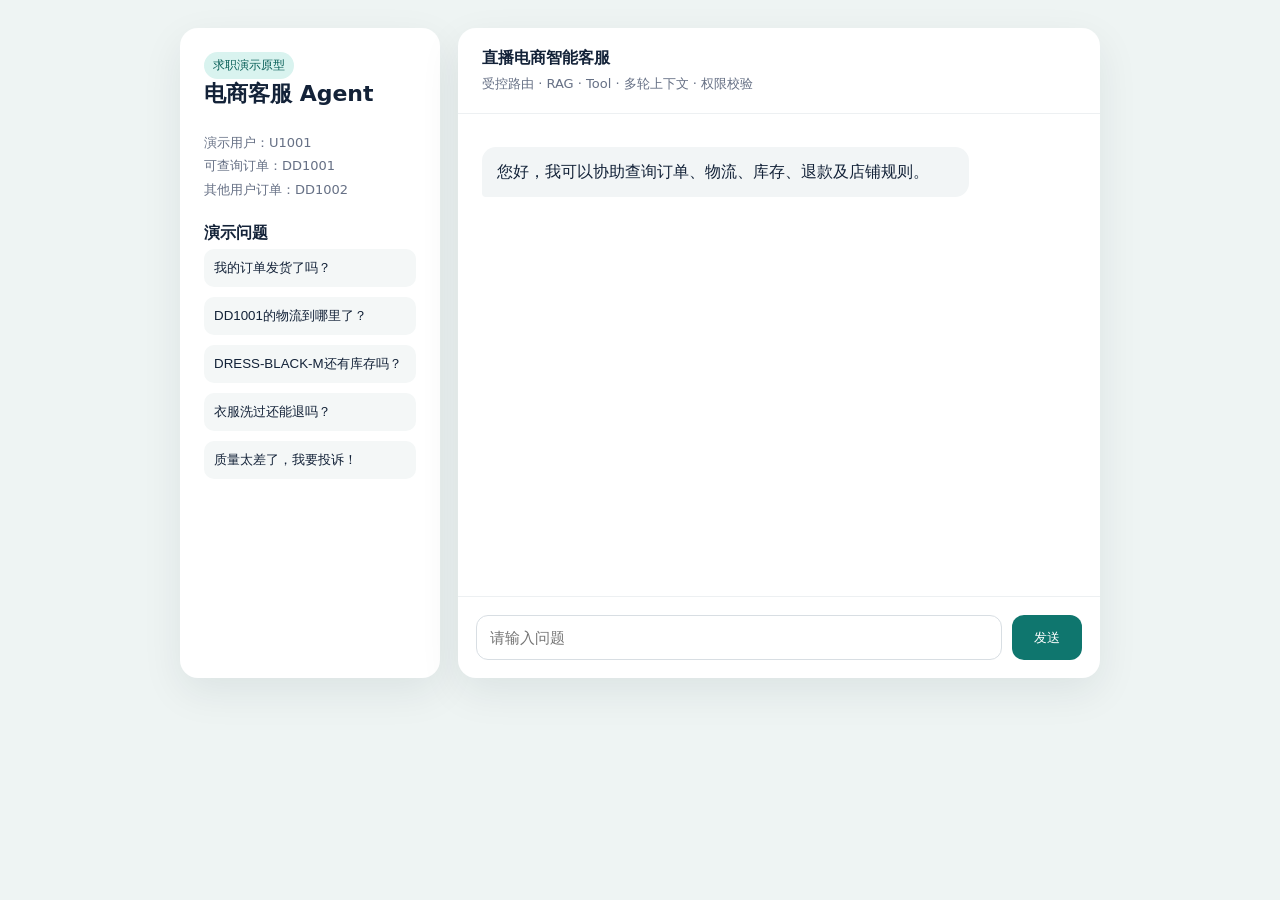
<file: ecommerce-customer-service-agent/templates/index.html>
<!doctype html>
<html lang="zh-CN">
<head>
  <meta charset="utf-8">
  <meta name="viewport" content="width=device-width,initial-scale=1">
  <title>直播电商智能客服 Agent</title>
  <style>
    :root { --ink:#132238; --muted:#667085; --brand:#0f766e; --paper:#fff; --bg:#eef4f3; }
    * { box-sizing:border-box; }
    body { margin:0; font-family:"Microsoft YaHei",system-ui,sans-serif; color:var(--ink); background:var(--bg); }
    .shell { width:min(920px,94vw); margin:28px auto; display:grid; grid-template-columns:260px 1fr; gap:18px; }
    .panel { background:var(--paper); border-radius:18px; box-shadow:0 14px 40px rgba(15,35,50,.08); }
    aside { padding:24px; }
    h1 { font-size:22px; margin:0 0 10px; }
    .tag { display:inline-block; padding:5px 9px; border-radius:999px; background:#d9f3ef; color:#075e57; font-size:12px; }
    .meta { margin:22px 0; font-size:13px; color:var(--muted); line-height:1.8; }
    .samples button { width:100%; text-align:left; border:0; background:#f4f7f7; border-radius:10px; padding:10px; margin:5px 0; cursor:pointer; color:var(--ink); }
    main { min-height:650px; display:flex; flex-direction:column; overflow:hidden; }
    header { padding:20px 24px; border-bottom:1px solid #edf0f2; }
    header p { margin:6px 0 0; color:var(--muted); font-size:13px; }
    #messages { flex:1; padding:24px; overflow:auto; }
    .msg { max-width:82%; padding:12px 15px; border-radius:14px; margin:9px 0; line-height:1.65; white-space:pre-wrap; }
    .user { margin-left:auto; background:var(--brand); color:#fff; border-bottom-right-radius:4px; }
    .agent { background:#f2f5f6; border-bottom-left-radius:4px; }
    .path { display:block; margin-top:7px; font-size:11px; color:#77808c; }
    form { display:flex; gap:10px; padding:18px; border-top:1px solid #edf0f2; }
    input { flex:1; border:1px solid #d8dee3; border-radius:12px; padding:13px; font-size:15px; }
    form button { border:0; border-radius:12px; background:var(--brand); color:#fff; padding:0 22px; cursor:pointer; }
    @media(max-width:760px){ .shell{grid-template-columns:1fr}.panel:first-child{display:none} main{min-height:86vh} }
  </style>
</head>
<body>
  <div class="shell">
    <aside class="panel">
      <span class="tag">求职演示原型</span>
      <h1>电商客服 Agent</h1>
      <div class="meta">演示用户：U1001<br>可查询订单：DD1001<br>其他用户订单：DD1002</div>
      <div class="samples">
        <strong>演示问题</strong>
        <button>我的订单发货了吗？</button>
        <button>DD1001的物流到哪里了？</button>
        <button>DRESS-BLACK-M还有库存吗？</button>
        <button>衣服洗过还能退吗？</button>
        <button>质量太差了，我要投诉！</button>
      </div>
    </aside>
    <main class="panel">
      <header><strong>直播电商智能客服</strong><p>受控路由 · RAG · Tool · 多轮上下文 · 权限校验</p></header>
      <section id="messages"><div class="msg agent">您好，我可以协助查询订单、物流、库存、退款及店铺规则。</div></section>
      <form id="chat-form"><input id="message" autocomplete="off" placeholder="请输入问题"><button>发送</button></form>
    </main>
  </div>
  <script>
    const messages=document.querySelector('#messages');
    const input=document.querySelector('#message');
    const sessionId=crypto.randomUUID();
    function add(text,role,path=''){const div=document.createElement('div');div.className=`msg ${role}`;div.textContent=text;if(path){const s=document.createElement('span');s.className='path';s.textContent=`处理路径：${path}`;div.appendChild(s)}messages.appendChild(div);messages.scrollTop=messages.scrollHeight}
    async function send(text){add(text,'user');input.value='';try{const res=await fetch('/api/chat',{method:'POST',headers:{'Content-Type':'application/json'},body:JSON.stringify({message:text,session_id:sessionId,user_id:'U1001'})});const data=await res.json();add(data.answer,'agent',data.path)}catch(e){add('服务暂时不可用，请确认业务API和Web服务已启动。','agent','system_error')}}
    document.querySelector('#chat-form').addEventListener('submit',e=>{e.preventDefault();if(input.value.trim())send(input.value.trim())});
    document.querySelectorAll('.samples button').forEach(btn=>btn.addEventListener('click',()=>send(btn.textContent)));
  </script>
</body>
</html>
</file>
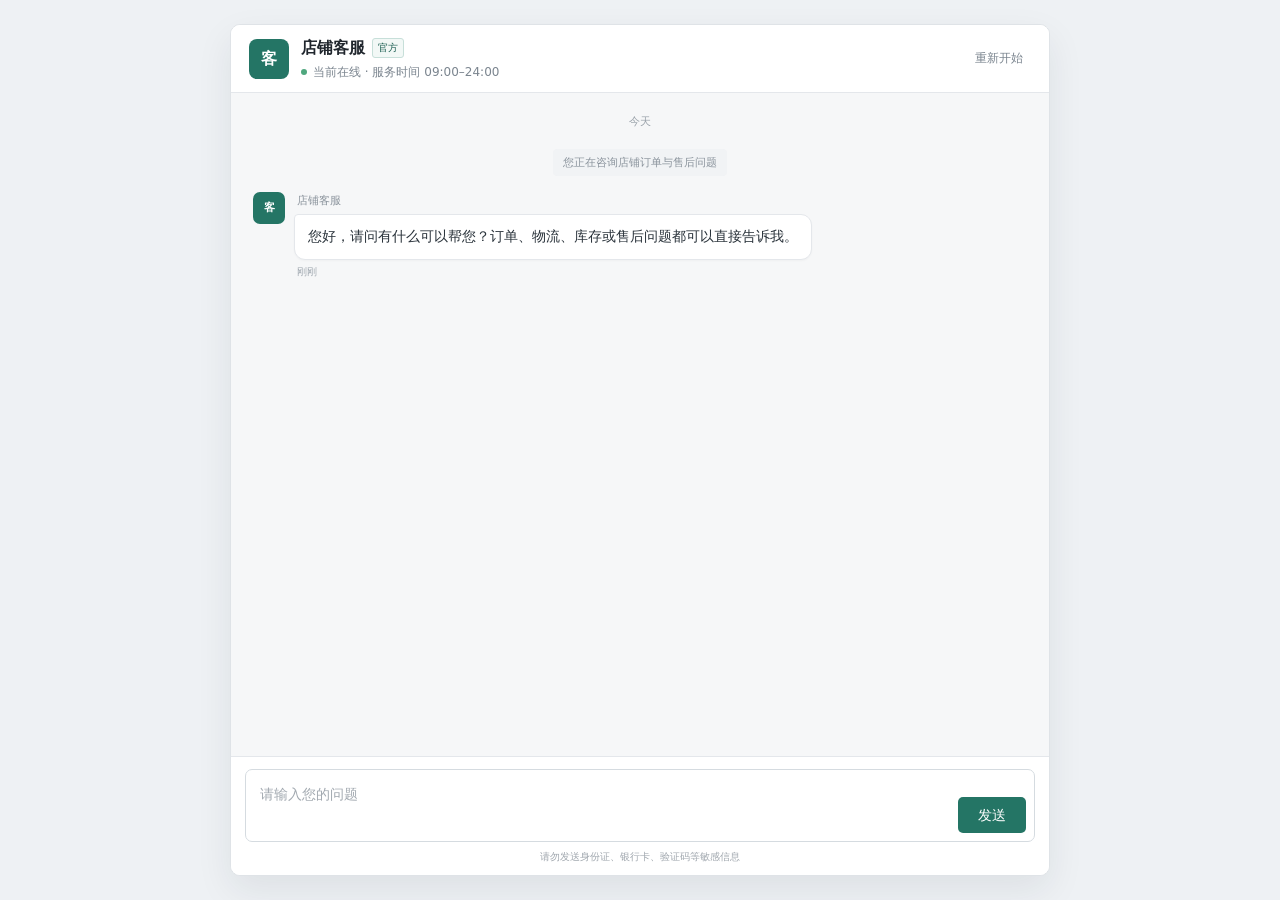
<file: ecommerce-customer-service-agent/templates/customer_chat.html>
<!doctype html>
<html lang="zh-CN">
<head>
  <meta charset="utf-8">
  <meta name="viewport" content="width=device-width,initial-scale=1">
  <meta name="color-scheme" content="light">
  <title>店铺客服</title>
  <style>
    :root {
      --page:#eef1f4; --surface:#fff; --chat:#f6f7f8; --line:#e4e7eb;
      --ink:#20262d; --muted:#7b858f; --brand:#247565; --brand-dark:#1b5e51;
      --user:#dff0eb; --notice:#f1f3f5; --error:#a83f3f;
    }
    * { box-sizing:border-box; }
    html,body { height:100%; }
    body {
      margin:0; color:var(--ink); background:var(--page);
      font:14px/1.6 Inter,"Microsoft YaHei","PingFang SC",system-ui,sans-serif;
    }
    button,textarea { font:inherit; }
    .page { height:100%; display:grid; place-items:center; padding:24px; }
    .chat-window {
      width:min(820px,100%); height:min(860px,calc(100vh - 48px)); min-height:560px;
      display:flex; flex-direction:column; overflow:hidden; border:1px solid #dfe3e7;
      border-radius:10px; background:var(--surface); box-shadow:0 14px 36px rgba(24,34,45,.08);
    }
    .chat-header {
      min-height:68px; display:flex; align-items:center; gap:12px; padding:0 18px;
      border-bottom:1px solid var(--line); background:#fff;
    }
    .store-avatar,.message-avatar {
      display:grid; place-items:center; flex:0 0 auto; color:#fff; background:var(--brand); font-weight:700;
    }
    .store-avatar { width:40px; height:40px; border-radius:8px; font-size:16px; }
    .store-info { min-width:0; }
    .store-name { display:flex; align-items:center; gap:7px; font-size:16px; font-weight:700; }
    .official {
      padding:1px 5px; border:1px solid #c7dfd9; border-radius:3px;
      color:var(--brand-dark); background:#f2f8f6; font-size:10px; font-weight:500;
    }
    .store-status { display:flex; align-items:center; gap:6px; margin-top:2px; color:var(--muted); font-size:12px; }
    .status-dot { width:6px; height:6px; border-radius:50%; background:#4fa77e; }
    .restart { margin-left:auto; padding:6px 8px; border:0; color:var(--muted); background:transparent; cursor:pointer; font-size:12px; }
    .restart:hover { color:var(--brand-dark); }

    .messages { flex:1; overflow:auto; padding:20px 22px 28px; background:var(--chat); scroll-behavior:smooth; }
    .day-divider { margin:0 0 18px; color:#9aa2aa; text-align:center; font-size:11px; }
    .system-notice {
      width:max-content; max-width:86%; margin:12px auto; padding:5px 10px;
      border-radius:4px; color:#8a939c; background:var(--notice); font-size:11px; text-align:center;
    }
    .message { display:flex; align-items:flex-start; gap:9px; margin:16px 0; }
    .message.user { flex-direction:row-reverse; }
    .message-avatar { width:32px; height:32px; border-radius:7px; font-size:11px; }
    .message.user .message-avatar { color:#56616b; background:#e2e6ea; }
    .message-content { max-width:72%; }
    .message.user .message-content { text-align:right; }
    .sender { margin:0 3px 4px; color:#89929b; font-size:11px; }
    .bubble {
      display:inline-block; padding:10px 13px; border:1px solid var(--line);
      border-radius:4px 11px 11px 11px; color:#29323a; background:#fff;
      line-height:1.7; text-align:left; white-space:pre-wrap; box-shadow:0 1px 2px rgba(20,30,40,.03);
    }
    .message.user .bubble { border-color:#c9ded8; border-radius:11px 4px 11px 11px; background:var(--user); }
    .message-time { margin:4px 3px 0; color:#a0a8b0; font-size:10px; }
    .message.user .message-time { text-align:right; }
    .error .bubble { color:var(--error); }

    .typing { display:none; align-items:center; gap:5px; margin:8px 0 0 42px; color:#8d969f; font-size:11px; }
    .typing.show { display:flex; }
    .typing i { width:5px; height:5px; border-radius:50%; background:#9ca6a1; animation:blink 1.05s infinite ease-in-out; }
    .typing i:nth-child(2) { animation-delay:.15s; }
    .typing i:nth-child(3) { animation-delay:.3s; }
    @keyframes blink {
      0%,60%,100% { opacity:.35; transform:translateY(0); }
      30% { opacity:1; transform:translateY(-2px); }
    }

    .composer { padding:12px 14px 10px; border-top:1px solid var(--line); background:#fff; }
    .input-box {
      display:grid; grid-template-columns:1fr auto; align-items:end; gap:10px;
      padding:8px; border:1px solid #d5dbe0; border-radius:7px; background:#fff;
    }
    .input-box:focus-within { border-color:#7ba99f; box-shadow:0 0 0 3px rgba(36,117,101,.07); }
    textarea {
      min-height:46px; max-height:112px; resize:none; padding:5px 6px;
      border:0; outline:0; color:var(--ink); background:transparent; line-height:1.6;
    }
    textarea::placeholder { color:#a2a9b0; }
    .send { height:36px; padding:0 20px; border:0; border-radius:5px; color:#fff; background:var(--brand); cursor:pointer; }
    .send:hover { background:var(--brand-dark); }
    .send:disabled { opacity:.5; cursor:not-allowed; }
    .privacy { margin-top:7px; color:#a0a7ae; font-size:10px; text-align:center; }

    @media(max-width:720px) {
      .page { padding:0; }
      .chat-window { width:100%; height:100%; min-height:0; border:0; border-radius:0; box-shadow:none; }
      .messages { padding:18px 14px 24px; }
      .message-content { max-width:82%; }
      .store-status span:last-child { display:none; }
    }
  </style>
</head>
<body>
  <main class="page">
    <section class="chat-window" aria-label="店铺客服会话">
      <header class="chat-header">
        <div class="store-avatar">客</div>
        <div class="store-info">
          <div class="store-name">店铺客服 <span class="official">官方</span></div>
          <div class="store-status"><span class="status-dot"></span><span>当前在线 · 服务时间 09:00–24:00</span></div>
        </div>
        <button class="restart" id="restart" type="button">重新开始</button>
      </header>

      <section class="messages" id="messages" aria-live="polite">
        <div class="day-divider">今天</div>
        <div class="system-notice">您正在咨询店铺订单与售后问题</div>
        <div class="message assistant">
          <div class="message-avatar">客</div>
          <div class="message-content">
            <div class="sender">店铺客服</div>
            <div class="bubble">您好，请问有什么可以帮您？订单、物流、库存或售后问题都可以直接告诉我。</div>
            <div class="message-time">刚刚</div>
          </div>
        </div>
        <div class="typing" id="typing"><span>客服正在回复</span><i></i><i></i><i></i></div>
      </section>

      <form class="composer" id="chat-form">
        <div class="input-box">
          <textarea id="message" rows="2" autocomplete="off" placeholder="请输入您的问题" aria-label="输入咨询内容"></textarea>
          <button class="send" id="send-button" type="submit">发送</button>
        </div>
        <div class="privacy">请勿发送身份证、银行卡、验证码等敏感信息</div>
      </form>
    </section>
  </main>

  <script>
    const messages=document.querySelector('#messages');
    const form=document.querySelector('#chat-form');
    const input=document.querySelector('#message');
    const sendButton=document.querySelector('#send-button');
    const typing=document.querySelector('#typing');
    let sessionId=crypto.randomUUID();
    let sending=false;

    function timeText(){
      return new Intl.DateTimeFormat('zh-CN',{hour:'2-digit',minute:'2-digit',hour12:false}).format(new Date());
    }

    function addMessage(text,role,error=false){
      const row=document.createElement('div');
      row.className=`message ${role}${error?' error':''}`;
      const avatar=document.createElement('div');
      avatar.className='message-avatar';
      avatar.textContent=role==='user'?'我':'客';
      const content=document.createElement('div');
      content.className='message-content';
      const sender=document.createElement('div');
      sender.className='sender';
      sender.textContent=role==='user'?'我':'店铺客服';
      const bubble=document.createElement('div');
      bubble.className='bubble';
      bubble.textContent=text;
      const time=document.createElement('div');
      time.className='message-time';
      time.textContent=timeText();
      content.append(sender,bubble,time);
      row.append(avatar,content);
      messages.insertBefore(row,typing);
      messages.scrollTop=messages.scrollHeight;
    }

    function addNotice(text){
      const notice=document.createElement('div');
      notice.className='system-notice';
      notice.textContent=text;
      messages.insertBefore(notice,typing);
      messages.scrollTop=messages.scrollHeight;
    }

    function setSending(value){
      sending=value;
      input.disabled=value;
      sendButton.disabled=value;
      typing.classList.toggle('show',value);
      if(value) messages.scrollTop=messages.scrollHeight;
    }

    async function send(text){
      const question=text.trim();
      if(!question||sending) return;
      addMessage(question,'user');
      input.value='';
      setSending(true);
      try{
        const response=await fetch('/api/chat',{
          method:'POST',
          headers:{'Content-Type':'application/json'},
          body:JSON.stringify({message:question,session_id:sessionId,user_id:'U1001'})
        });
        const data=await response.json();
        addMessage(data.answer||'暂时没有查询到相关结果。','assistant');
        if(data.path==='human') addNotice('正在为您转接人工客服，请稍候。');
      }catch(error){
        addMessage('当前服务繁忙，请稍后重试。','assistant',true);
      }finally{
        setSending(false);
        input.focus();
      }
    }

    form.addEventListener('submit',event=>{
      event.preventDefault();
      send(input.value);
    });

    input.addEventListener('keydown',event=>{
      if(event.key==='Enter'&&!event.shiftKey){
        event.preventDefault();
        form.requestSubmit();
      }
    });

    document.querySelector('#restart').addEventListener('click',()=>{
      sessionId=crypto.randomUUID();
      [...messages.querySelectorAll('.message,.system-notice')].forEach(node=>node.remove());
      addNotice('已开始新的咨询会话');
      addMessage('您好，请问有什么可以帮您？','assistant');
      input.focus();
    });
  </script>
</body>
</html>
</file>
